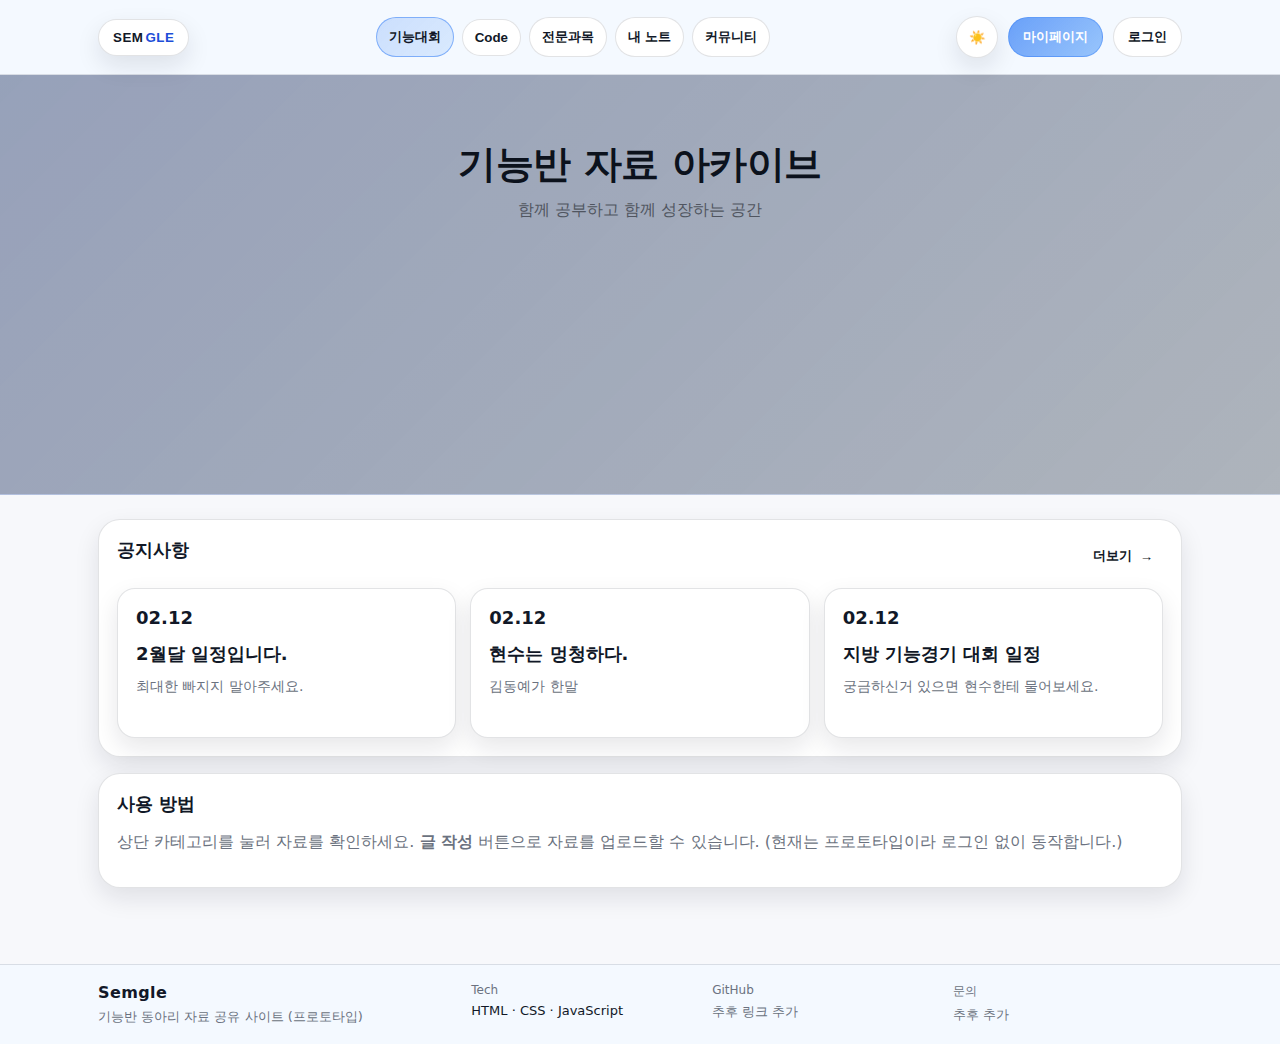
<file: index.html>
<!doctype html>
<html lang="ko">
<head>
  <meta charset="utf-8" />
  <meta name="viewport" content="width=device-width, initial-scale=1" />
  <title>Semgle - 기능반 자료 공유</title>
  <link rel="stylesheet" href="./styles.css" />
</head>
<body>
  <a class="skip" href="#main">본문 바로가기</a>

  <header class="header" id="siteHeader">
    <div class="header__inner">
      <!-- ✅ 홈 버튼 대신 로고 클릭으로 홈 이동 -->
      <button class="logo" data-tab="home" aria-label="홈으로">
        <span class="logo__mark">SEM</span><span class="logo__accent">GLE</span>
      </button>

      <nav class="nav" aria-label="주요 카테고리">
        <button class="tab is-active" data-tab="contest">기능대회</button>
        <button class="tab" data-tab="code">Code</button>
        <button class="tab" data-tab="major">전문과목</button>
        <button class="tab" data-tab="note">내 노트</button>
        <button class="tab" data-tab="community">커뮤니티</button>
      </nav>

      <div class="actions">
        <button id="themeToggle" class="icon-btn" type="button" aria-label="테마 변경" title="테마 변경">🌙</button>
        <button id="mypageBtn" class="btn" type="button">마이페이지</button>
        <button id="loginBtn" class="btn btn--ghost" type="button">
          로그인 
        </button>
        <button id="logoutBtn" class="btn btn--ghost" type="button" style="display:none;">
          로그아웃
        </button>
      </div>
    </div>
  </header>

  <main id="main" class="main">
    <!-- HOME -->
    <section id="home" class="page is-active" aria-labelledby="homeTitle">
      <div class="hero">
        <div class="hero__inner">
          <h1 id="homeTitle">기능반 자료 아카이브</h1>
          <p>함께 공부하고 함께 성장하는 공간</p>
        </div>
      </div>

      <div class="container">
        <section class="card notice" aria-labelledby="noticeTitle">
          <div class="notice__top">
            <h2 id="noticeTitle" class="notice__heading">공지사항</h2>

            <button class="notice__more" type="button" title="더보기(프로토타입)">
              더보기 <span aria-hidden="true">→</span>
            </button>
          </div>

          <!-- ✅ 공지 3개까지만 출력 -->
          <div id="noticeGrid" class="notice__grid" aria-live="polite"></div>
        </section>


        <section class="card" aria-labelledby="howtoTitle">
          <h2 id="howtoTitle">사용 방법</h2>
          <p class="muted">
            상단 카테고리를 눌러 자료를 확인하세요. <b>글 작성</b> 버튼으로 자료를 업로드할 수 있습니다.
            (현재는 프로토타입이라 로그인 없이 동작합니다.)
          </p>
        </section>
      </div>
    </section>

    <!-- CATEGORY CONTENT -->
    <section id="contentPage" class="page" aria-labelledby="categoryTitle">
      <div class="container">
        <div class="page__head">
          <h2 id="categoryTitle">카테고리</h2>

          <div class="filters" aria-label="필터">
            <select id="typeFilter" class="select" aria-label="자료 유형 필터">
              <option value="all">전체</option>
              <option value="문서">문서</option>
              <option value="이미지">이미지</option>
              <option value="PDF">PDF</option>
              <option value="코드">코드</option>
              <option value="URL">URL</option>
            </select>
          </div>
        </div>
      </div>
    </section>

    <section id="mypage" class="page" aria-labelledby="mypageTitle">
      <div class="container">
        <div class="page__head">
          <h2 id="mypageTitle">마이페이지</h2>
        </div>

        <section class="card">
          <h3 style="margin:0 0 10px 0;">내 정보</h3>
          <div class="muted" id="myInfo"></div>
        </section>

        <section class="card">
          <h3 style="margin:0 0 10px 0;">내가 올린 글</h3>
          <div id="myPostList" class="post-list"></div>
          <p id="myEmpty" class="empty muted" hidden>아직 작성한 글이 없습니다.</p>
        </section>
      </div>
    </section>
  </main>

  <footer class="footer">
    <div class="footer__inner">
      <div>
        <div class="footer__title">Semgle</div>
        <div class="footer__meta">기능반 동아리 자료 공유 사이트 (프로토타입)</div>
      </div>
      <div class="footer__cols">
        <div class="footer__col">
          <div class="footer__label">Tech</div>
          <div class="footer__value">HTML · CSS · JavaScript</div>
        </div>
        <div class="footer__col">
          <div class="footer__label">GitHub</div>
          <div class="footer__value"><span class="muted">추후 링크 추가</span></div>
        </div>
        <div class="footer__col">
          <div class="footer__label">문의</div>
          <div class="footer__value"><span class="muted">추후 추가</span></div>
        </div>
      </div>
    </div>
  </footer>

  <!-- 글 작성 모달 -->
  <div id="modal" class="modal hidden" role="dialog" aria-modal="true" aria-labelledby="modalTitle">
    <div class="modal__backdrop" data-close="true"></div>
    <div class="modal__content">
      <div class="modal__head">
        <h3 id="modalTitle">자료 작성</h3>
        <button id="closeModal" class="icon-btn" type="button" aria-label="닫기">✕</button>
      </div>

      <div class="form">
        <label class="label" for="postTitle">제목</label>
        <input type="text" id="postTitle" class="input" placeholder="예) VPC CIDR 확인 정리" />

        <label class="label" for="postCategory">카테고리</label>
        <select id="postCategory" class="select">
          <option value="기능대회">기능대회</option>
          <option value="Code">Code</option>
          <option value="전문과목">전문과목</option>
          <option value="내 노트">내 노트</option>
          <option value="커뮤니티">커뮤니티</option>
        </select>

        <label class="label" for="postType">자료 유형</label>
        <select id="postType" class="select">
          <option value="문서">문서</option>
          <option value="이미지">이미지</option>
          <option value="PDF">PDF</option>
          <option value="코드">코드</option>
          <option value="URL">URL</option>
        </select>

        <label class="label" for="postContent">내용</label>
        <textarea id="postContent" class="textarea" placeholder="내용을 작성하세요. (프로토타입은 파일 업로드 대신 텍스트만 저장)"></textarea>

        <div class="modal__actions">
          <button id="savePost" class="btn" type="button">저장</button>
          <button id="cancelBtn" class="btn btn--ghost" type="button">취소</button>
        </div>
      </div>
    </div>
  </div>

  <script src="./script.js"></script>
</body>
</html>
</file>
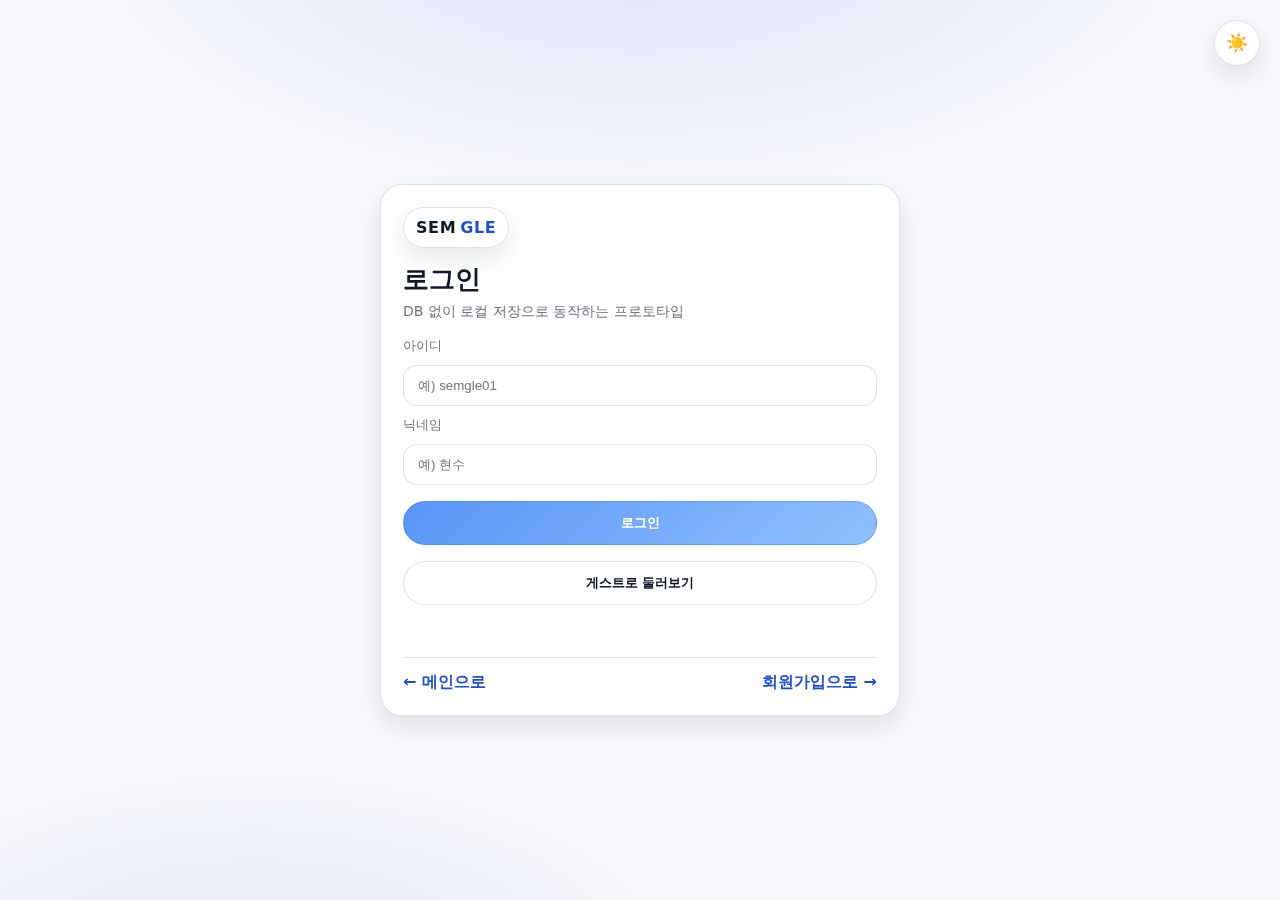
<file: login.html>
<!doctype html>
<html lang="ko">
<head>
  <meta charset="utf-8" />
  <meta name="viewport" content="width=device-width, initial-scale=1" />
  <title>Semgle - 로그인</title>
  <link rel="stylesheet" href="./login.css" />
</head>
<body>
  <main class="wrap">
    <!-- 🌙 테마 토글 버튼 -->
    <button id="themeToggle" class="theme-btn" type="button">
        🌙
    </button>
    <section class="card" aria-labelledby="title">
      <div class="brand">
        <span class="brand__mark">SEM</span><span class="brand__accent">GLE</span>
      </div>

      <h1 id="title" class="title">로그인</h1>
      <p class="sub">DB 없이 로컬 저장으로 동작하는 프로토타입</p>

      <form id="loginForm" class="form">
        <label class="label" for="userId">아이디</label>
        <input id="userId" class="input" type="text" placeholder="예) semgle01" autocomplete="username" required />

        <label class="label" for="nickname">닉네임</label>
        <input id="nickname" class="input" type="text" placeholder="예) 현수" required />

        <button class="btn" type="submit">로그인</button>

        <button id="guestBtn" class="btn btn--ghost" type="button">
          게스트로 둘러보기
        </button>

        <p id="msg" class="msg" role="status" aria-live="polite"></p>
      </form>

      <div class="footer">
        <a class="link" href="./index.html">← 메인으로</a>
        <a class="link" href="./complete-signup.html"> 회원가입으로 →</a>
      </div>
    </section>
  </main>

  <script src="./login.js"></script>
</body>
</html>
</file>
<file: styles.css>
:root{
  --bg: #0b1020;
  --surface: rgba(255,255,255,.06);
  --surface2: rgba(255,255,255,.10);
  --text: rgba(255,255,255,.92);
  --muted: rgba(255,255,255,.70);
  --border: rgba(255,255,255,.14);
  --brand: #3b82f6;
  --brand2: #60a5fa;
  --shadow: 0 10px 30px rgba(0,0,0,.25);
  --radius: 16px;
  --radius2: 22px;
  --container: 1120px;
}

[data-theme="light"]{
  --bg: #f7f8fb;
  --surface: #ffffff;
  --surface2: #f0f3ff;
  --text: #111827;
  --muted: #6b7280;
  --border: rgba(17,24,39,.12);
  --brand: #2563eb;
  --brand2: #1d4ed8;
  --shadow: 0 10px 24px rgba(17,24,39,.10);
}

*{ box-sizing: border-box; }
html, body{ height: 100%; }

body{
  margin: 0;
  font-family: ui-sans-serif, system-ui, -apple-system, Segoe UI, Roboto, "Noto Sans KR", Arial, sans-serif;
  background: var(--bg);
  color: var(--text);
}

.skip{
  position:absolute; left:-999px; top:auto; width:1px; height:1px; overflow:hidden;
}
.skip:focus{ left: 12px; top: 12px; width:auto; height:auto; padding:10px 12px; background: var(--surface); border:1px solid var(--border); border-radius: 12px; z-index: 9999; }

.header{
  position: sticky;
  top: 0;
  z-index: 50;
  backdrop-filter: blur(12px);
  -webkit-backdrop-filter: blur(12px);
  background: #0f172a;
  border-bottom: 1px solid var(--border);
}
[data-theme="light"] .header{
  background: #F4F9FF
}

.header__inner{
  max-width: var(--container);
  margin: 0 auto;
  padding: 14px 18px;
  display: grid;
  grid-template-columns: auto 1fr auto;
  gap: 14px;
  align-items: center;
  min-height: 74px;
}

.logo{
  border: 1px solid var(--border);
  background: var(--surface);
  color: var(--text);
  border-radius: 999px;
  padding: 10px 14px;
  cursor: pointer;
  display: inline-flex;
  align-items: center;
  gap: 2px;
  box-shadow: var(--shadow);
}
.logo__mark{ font-weight: 800; letter-spacing: .5px; }
.logo__accent{ font-weight: 900; color: var(--brand2); letter-spacing: .5px; }

.nav{
  display: flex;
  align-items: center;
  justify-content: center;
  gap: 8px;
  flex-wrap: wrap;
}

.tab{
  border: 1px solid var(--border);
  background: var(--surface);
  color: var(--text);
  padding: 10px 12px;
  border-radius: 999px;
  cursor: pointer;
  transition: transform .08s ease, background .2s ease, border-color .2s ease;
  font-weight: 650;
}
.tab:hover{ transform: translateY(-1px); background: var(--surface2); }
.tab.is-active{
  border-color: rgba(59,130,246,.55);
  background: linear-gradient(135deg, rgba(59,130,246,.22), rgba(96,165,250,.18));
}

.actions{
  display: inline-flex;
  align-items: center;
  gap: 10px;
  justify-content: flex-end;
}

.icon-btn{
  border: 1px solid var(--border);
  background: var(--surface);
  color: var(--text);
  border-radius: 999px;
  width: 42px;
  height: 42px;
  display: inline-flex;
  align-items: center;
  justify-content: center;
  cursor: pointer;
  box-shadow: var(--shadow);
}

.btn{
  border: 1px solid rgba(59,130,246,.45);
  background: linear-gradient(135deg, rgba(59,130,246,.75), rgba(96,165,250,.62));
  color: white;
  border-radius: 999px;
  padding: 10px 14px;
  cursor: pointer;
  font-weight: 750;
}
.btn--ghost{
  border: 1px solid var(--border);
  background: var(--surface);
  color: var(--text);
}

.main{ padding-bottom: 36px; }
.container{
  max-width: var(--container);
  margin: 0 auto;
  padding: 24px 18px 0 18px;
}

.page{ display: none; }
.page.is-active{ display: block; }

.hero{
  position: relative;
  margin: 0;
  border-bottom: 1px solid var(--border);
  background-size: cover;
  background-position: center;
  background-repeat: no-repeat;
  min-height: 420px;
}

.hero::after{
  content: "";
  position: absolute;
  inset: 0;
  background: rgba(0,0,0,0.25); /* 어둡게 */
}

[data-theme="light"] .hero{
  background: linear-gradient(135deg, rgba(37,99,235,.22), rgba(96,165,250,.10));
}
.hero__inner{
  max-width: var(--container);
  margin: 0 auto;
  padding: 64px 18px 56px 18px;
  text-align: center;
}
.hero h1{ margin: 0 0 10px 0; font-size: clamp(28px, 3vw, 44px); letter-spacing: -.5px; }
.hero p{ margin: 0; color: var(--muted); font-size: 16px; }

.card{
  background: var(--surface);
  border: 1px solid var(--border);
  border-radius: var(--radius2);
  padding: 18px 18px;
  box-shadow: var(--shadow);
  margin-bottom: 16px;
}
.card--center{
  text-align: center;
  margin-left: auto;
  margin-right: auto;
  max-width: 740px;
}
.card h2{ margin: 0 0 12px 0; font-size: 18px; }
.muted{ color: var(--muted); }

.list{
  list-style: none;
  padding: 0;
  margin: 0;
}
.list li{
  padding: 10px 12px;
  border: 1px solid var(--border);
  border-radius: 14px;
  background: var(--surface2);
  margin: 8px 0;
}

.page__head{
  display: flex;
  align-items: center;
  justify-content: space-between;
  gap: 12px;
  margin-bottom: 12px;
}
.filters{ display: flex; gap: 10px; align-items: center; }

.select, .input, .textarea{
  width: 100%;
  border: 1px solid var(--border);
  background: var(--surface);
  color: var(--text);
  padding: 10px 12px;
  border-radius: 14px;
  outline: none;
}
.select{ width: auto; min-width: 140px; }
.textarea{ min-height: 120px; resize: vertical; }

.post-list{
  display: grid;
  gap: 12px;
  grid-template-columns: repeat(auto-fit, minmax(260px, 1fr));
  padding-bottom: 12px;
}
.post-card{
  background: var(--surface);
  border: 1px solid var(--border);
  border-radius: var(--radius);
  padding: 14px 14px;
  box-shadow: var(--shadow);
}
.post-card__meta{
  display: flex;
  gap: 8px;
  flex-wrap: wrap;
  margin-bottom: 10px;
  color: var(--muted);
  font-size: 12px;
}
.badge{
  border: 1px solid var(--border);
  background: var(--surface2);
  padding: 4px 8px;
  border-radius: 999px;
}
.post-card h3{ margin: 0 0 8px 0; font-size: 16px; }
.post-card p{ margin: 0; color: var(--muted); line-height: 1.5; }
.empty{ padding: 18px 0; }

.modal{
  position: fixed;
  inset: 0;
  display: grid;
  place-items: center;
  z-index: 100;
}
.modal.hidden{ display: none; }
.modal__backdrop{
  position: absolute;
  inset: 0;
  background: rgba(0,0,0,.55);
}
.modal__content{
  position: relative;
  width: min(560px, calc(100% - 24px));
  background: var(--surface);
  border: 1px solid var(--border);
  border-radius: 20px;
  box-shadow: var(--shadow);
  padding: 16px;
}
.modal__head{
  display: flex;
  align-items: center;
  justify-content: space-between;
  gap: 10px;
  margin-bottom: 10px;
}
.modal__head h3{ margin: 0; }

.form{ display: grid; gap: 10px; }
.label{ font-size: 13px; color: var(--muted); }
.modal__actions{
  display: flex;
  justify-content: flex-end;
  gap: 10px;
  margin-top: 6px;
}

.footer{
  border-top: 1px solid var(--border);
  background: #0f172a;
  margin-top: 24px;
}
[data-theme="light"] .footer{
  background: #F4F9FF
}

.footer__inner{
  max-width: var(--container);
  margin: 0 auto;
  padding: 18px 18px;
  display: grid;
  grid-template-columns: 1fr 2fr;
  gap: 18px;
  align-items: start;
}
.footer__title{ font-weight: 900; letter-spacing: .4px; }
.footer__meta{ color: var(--muted); font-size: 13px; margin-top: 6px; }

.footer__cols{
  display: grid;
  grid-template-columns: repeat(3, minmax(0, 1fr));
  gap: 12px;
}
.footer__label{ color: var(--muted); font-size: 12px; }
.footer__value{ font-size: 13px; margin-top: 6px; }

@media (max-width: 860px){
  .header__inner{
    grid-template-columns: 1fr;
    gap: 10px;
    padding: 12px 14px;
  }
  .actions{ justify-content: center; flex-wrap: wrap; }
  .footer__inner{ grid-template-columns: 1fr; }
  .footer__cols{ grid-template-columns: 1fr; }
  .select{ width: 100%; }
  .page__head{ flex-direction: column; align-items: stretch; }
}

/* ====== Notice (Home) ====== */
.notice{
  padding: 18px;
}

.notice__top{
  display: flex;
  align-items: center;
  justify-content: space-between;
  gap: 12px;
  margin-bottom: 14px;
}

.notice__heading{
  margin: 0;
  font-size: 20px;
  font-weight: 900;
}

.notice__more{
  border: 0;
  background: transparent;
  color: var(--text);
  font-weight: 800;
  cursor: pointer;
  display: inline-flex;
  align-items: center;
  gap: 8px;
  padding: 8px 10px;
  border-radius: 12px;
}
.notice__more:hover{
  background: var(--surface2);
  border: 1px solid var(--border);
}

.notice__grid{
  display: grid;
  gap: 14px;
  grid-template-columns: repeat(auto-fit, minmax(260px, 1fr));
}

.notice__item{
  background: var(--surface);
  border: 1px solid var(--border);
  border-radius: 18px;
  box-shadow: var(--shadow);
  padding: 18px;
  min-height: 150px;
}

.notice__date{
  font-weight: 900;
  font-size: 18px;
  margin-bottom: 14px;
}

.notice__title{
  font-weight: 900;
  font-size: 18px;
  margin: 0 0 10px 0;
  line-height: 1.35;
}

.notice__desc{
  margin: 0;
  color: var(--muted);
  line-height: 1.5;
  font-size: 14px;
}
</file>
<file: login.css>
:root{
  --bg: #0b1020;
  --surface: rgba(255,255,255,.06);
  --surface2: rgba(255,255,255,.10);
  --text: rgba(255,255,255,.92);
  --muted: rgba(255,255,255,.70);
  --border: rgba(255,255,255,.14);
  --brand: #3b82f6;
  --brand2: #60a5fa;
  --shadow: 0 12px 30px rgba(0,0,0,.35);
  --radius: 22px;
}

[data-theme="light"]{
    --bg: #f7f8fb;
    --surface: #ffffff;
    --surface2: #f0f3ff;
    --text: #111827;
    --muted: #6b7280;
    --border: rgba(17,24,39,.12);
    --brand: #2563eb;
    --brand2: #1d4ed8;
    --shadow: 0 10px 24px rgba(17,24,39,.10);
  }

*{ box-sizing: border-box; }
html, body{ height: 100%; }

body{
  margin: 0;
  font-family: ui-sans-serif, system-ui, -apple-system, Segoe UI, Roboto, "Noto Sans KR", Arial, sans-serif;
  background: radial-gradient(1200px 600px at 50% -10%, rgba(59,130,246,.25), transparent 60%),
              radial-gradient(900px 500px at 20% 110%, rgba(96,165,250,.18), transparent 60%),
              var(--bg);
  color: var(--text);
}

[data-theme="light"] body{
background: radial-gradient(1000px 500px at 50% -10%, rgba(37,99,235,.15), transparent 60%),
radial-gradient(800px 400px at 20% 110%, rgba(29,78,216,.10), transparent 60%),
var(--bg);
}

.theme-btn{
    position: fixed;
    top: 20px;
    right: 20px;
    width: 46px;
    height: 46px;
    border-radius: 999px;
    border: 1px solid var(--border);
    background: var(--surface);
    color: var(--text);
    font-size: 18px;
    cursor: pointer;
    box-shadow: var(--shadow);
    backdrop-filter: blur(8px);
  }
  .theme-btn:hover{
    transform: translateY(-2px);
  }

.wrap{
  min-height: 100%;
  display: grid;
  place-items: center;
  padding: 24px;
}

.card{
  width: min(520px, 100%);
  background: var(--surface);
  border: 1px solid var(--border);
  border-radius: var(--radius);
  box-shadow: var(--shadow);
  padding: 22px;
  backdrop-filter: blur(12px);
}

.brand{
  display: inline-flex;
  align-items: baseline;
  gap: 4px;
  padding: 10px 12px;
  border-radius: 999px;
  border: 1px solid var(--border);
  background: rgba(255,255,255,.04);
  box-shadow: var(--shadow);
}

.brand__mark{ font-weight: 900; letter-spacing: .6px; }
.brand__accent{ font-weight: 900; color: var(--brand2); letter-spacing: .6px; }

.title{
  margin: 14px 0 6px 0;
  font-size: 26px;
  letter-spacing: -.2px;
}
.sub{
  margin: 0 0 16px 0;
  color: var(--muted);
  font-size: 14px;
}

.form{ display: grid; gap: 10px; }

.label{
  font-size: 13px;
  color: var(--muted);
}

.input{
  width: 100%;
  padding: 12px 14px;
  border-radius: 14px;
  border: 1px solid var(--border);
  background: rgba(255,255,255,.04);
  color: var(--text);
  outline: none;
}
.input:focus{
  border-color: rgba(59,130,246,.55);
  box-shadow: 0 0 0 4px rgba(59,130,246,.18);
}

.btn{
  margin-top: 6px;
  padding: 12px 14px;
  border-radius: 999px;
  border: 1px solid rgba(59,130,246,.45);
  background: linear-gradient(135deg, rgba(59,130,246,.85), rgba(96,165,250,.70));
  color: white;
  font-weight: 800;
  cursor: pointer;
}

.btn--ghost{
  border: 1px solid var(--border);
  background: rgba(255,255,255,.04);
  color: var(--text);
}

.msg{
  margin: 8px 0 0 0;
  min-height: 20px;
  color: var(--muted);
  font-size: 13px;
}

.footer{
  margin-top: 14px;
  padding-top: 14px;
  border-top: 1px solid var(--border);
  display: flex;
  justify-content: space-between;
  align-items: center;
}

.link{
  color: var(--brand2);
  text-decoration: none;
  font-weight: 700;
}
.link:hover{ text-decoration: underline; }
</file>
